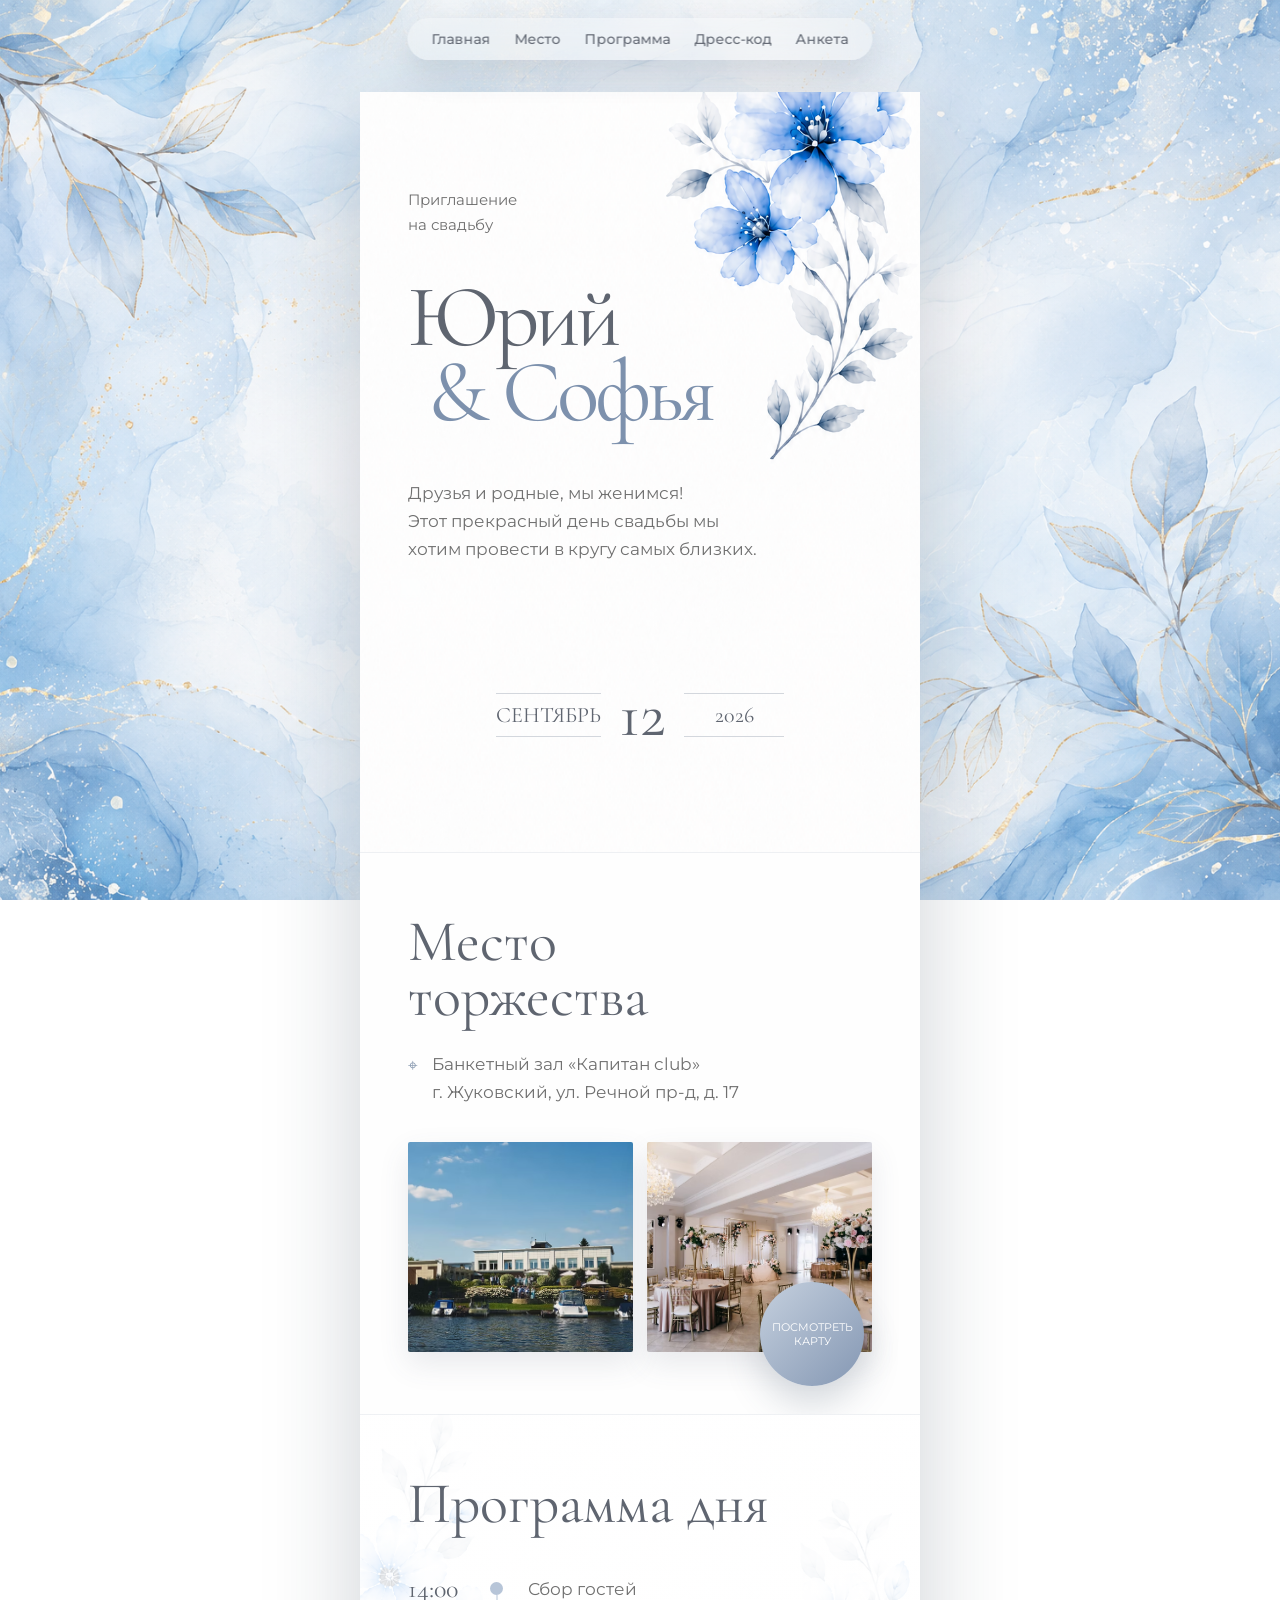
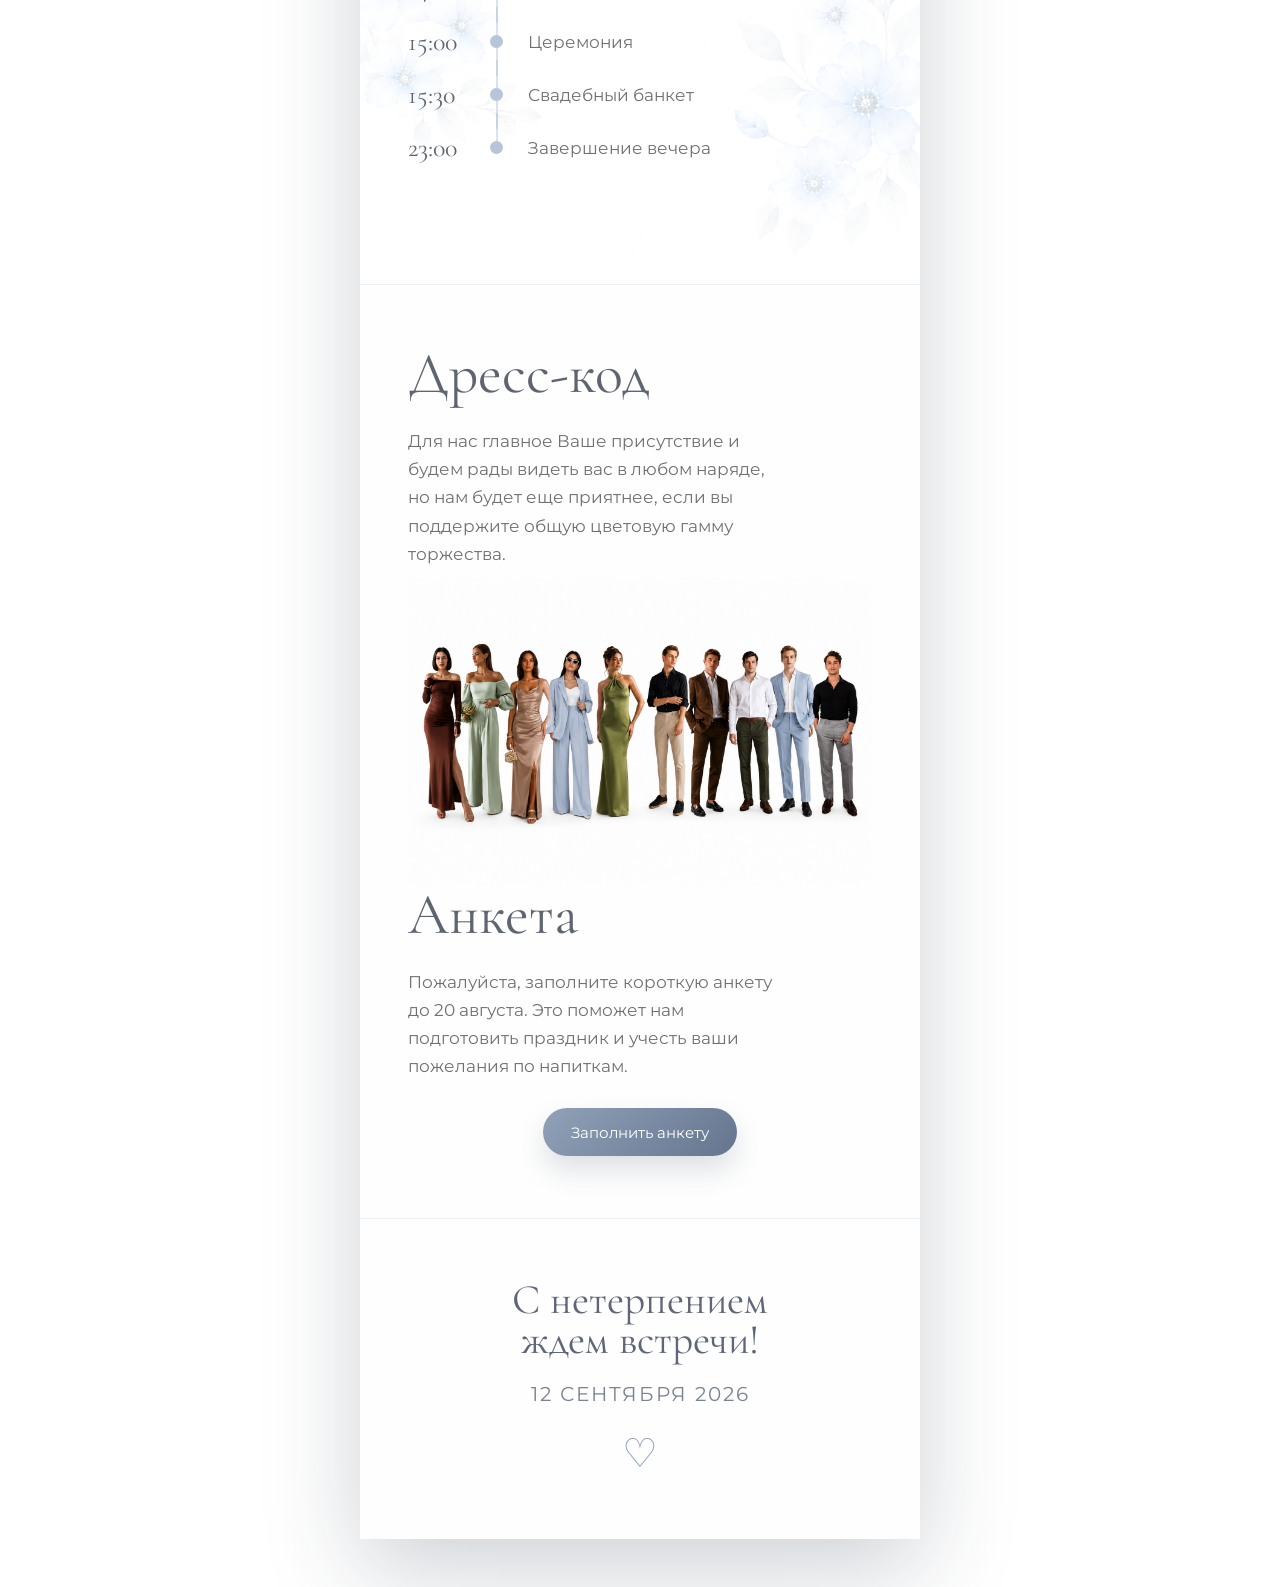
<file: index.html>
<!DOCTYPE html>
<html lang="ru">
<head>
  <meta charset="UTF-8" />
  <meta name="viewport" content="width=device-width, initial-scale=1.0" />

  <link rel="icon" type="image/png" href="./images/favikon.png">

  <title>Юрий & Софья — приглашение на свадьбу</title>
  <meta name="description" content="Свадебное приглашение Юрия и Софьи" />

  <link rel="preconnect" href="https://fonts.googleapis.com">
  <link rel="preconnect" href="https://fonts.gstatic.com" crossorigin>
  <link
    href="https://fonts.googleapis.com/css2?family=Cormorant+Garamond:wght@400;500;600&family=Montserrat:wght@300;400;500&family=Marck+Script&display=swap"
    rel="stylesheet"
  >

  <link rel="stylesheet" href="./style.css" />
</head>

<body>
  <nav class="nav" id="nav">
    <button class="burger" id="burger" type="button" aria-label="Открыть меню">
      <span></span>
      <span></span>
      <span></span>
    </button>

    <div class="nav__links" id="navLinks">
      <a href="#home">Главная</a>
      <a href="#place">Место</a>
      <a href="#program">Программа</a>
      <a href="#dress">Дресс-код</a>
      <a href="#form">Анкета</a>
    </div>
  </nav>

  <main class="site">
    <div class="scroll-card">
      <section id="home" class="section hero-section reveal">
        <p class="label">Приглашение<br>на свадьбу</p>

 <h1>
    Юрий<br>
    <span class="second-line">& Софья</span>
</h1>

        <p class="intro">
          Друзья и родные, мы женимся!<br>
          Этот прекрасный день свадьбы мы<br>
          хотим провести в кругу самых близких.
        </p>

        <div class="date">
          <span>сентябрь</span>
          <strong>12</strong>
          <span>2026</span>
        </div>

      </section>

      <section id="place" class="section place-section reveal">
        <h2>Место<br>торжества</h2>

        <p class="address">
          Банкетный зал «Капитан club»<br>
          г. Жуковский, ул. Речной пр-д, д. 17
        </p>

        <div class="photos">
          <div class="photo photo-restaurant"></div>
          <div class="photo photo-ceremony"></div>

          <a
            class="map-button"
            href="https://yandex.ru/maps/?text=Жуковский%2C%20Речной%20проезд%2C%2017%2C%20Капитан%20club"
            target="_blank"
            rel="noopener"
          >
            посмотреть<br>карту
          </a>
        </div>
      </section>

      <section id="program" class="section program-section reveal">
        <h2>Программа дня</h2>

        <div class="timeline">
          <div class="timeline-row">
            <time>14:00</time>
            <span class="dot"></span>
            <p>Сбор гостей</p>
          </div>

          <div class="timeline-row">
            <time>15:00</time>
            <span class="dot"></span>
            <p>Церемония</p>
          </div>

          <div class="timeline-row">
            <time>15:30</time>
            <span class="dot"></span>
            <p>Свадебный банкет</p> 
          </div>

          <div class="timeline-row">
            <time>23:00</time>
            <span class="dot"></span>
            <p>Завершение вечера</p>
          </div>
        </div>
      </section>

      <section id="dress" class="section dress-section reveal">
        <h2>Дресс-код</h2>

        <p>
          Для нас главное Ваше присутствие и будем рады видеть вас в
          любом наряде, но нам будет еще приятнее, если вы
          поддержите общую цветовую гамму торжества.
        </p>

        <div class="dress-palette">
          <img src="./images/dress.png" alt="Дресс-код">
        </div>

        <h2 id="form">Анкета</h2>

        <p>
          Пожалуйста, заполните короткую анкету до 20 августа.
          Это поможет нам подготовить праздник и учесть ваши пожелания по напиткам.
        </p>

        <a
          class="form-button"
          href="https://docs.google.com/forms/d/e/1FAIpQLScUXs6KmFDWkALrfoVRRbLi3NY7HqcQFMwOtiJEziBY6pPNJQ/viewform?usp=publish-editor"
          target="_blank"
          rel="noopener"
        >
          Заполнить анкету
        </a>
      </section>

      <section id="footer" class="section footer-section reveal">
        <h2>С нетерпением<br>ждем встречи!</h2>

        <div class="footer-date">
          12 сентября 2026
        </div>

        <div class="footer-heart">♡</div>
      </section>
    </div>
  </main>

  <script src="./script.js"></script>
</body>
</html>
</file>
<file: style.css>
* {
  box-sizing: border-box;
}

:root {
  --page-bg: #aebacc;
  --card-bg: #fdfdfc;
  --text: #707070;
  --title: #5f6570;
  --blue-soft: #b7c5d8;
  --blue: #5579b8;
  --blue-dark: #17245e;
  --line: #eceff3;
  --shadow: 0 30px 90px rgba(32, 48, 70, 0.22);
}

html {
  scroll-behavior: smooth;
}

body {
  margin: 0;
  min-height: 100vh;
  font-family: "Montserrat", sans-serif;
  color: var(--text);

  background:
    linear-gradient(
      rgba(255, 255, 255, 0.18),
      rgba(255, 255, 255, 0.18)
    ),
    url("./images/fon.png");

  background-size: cover;
  background-position: center;
  background-repeat: no-repeat;
  background-attachment: fixed;
}


a {
  color: inherit;
}

/* ===========================
   Navigation
=========================== */

.nav {
  position: fixed;
  top: 18px;
  left: 50%;
  z-index: 50;
  width: max-content;
  max-width: calc(100vw - 28px);
  transform: translateX(-50%);
}

.nav__links {
  display: flex;
  gap: 24px;
  padding: 12px 24px;
  border-radius: 999px;
  background: rgba(255, 255, 255, 0.28);
  box-shadow: 0 14px 32px rgba(54, 73, 96, 0.14);
  backdrop-filter: blur(14px);
}

.nav__links a {
  color: #5f6570;
  font-size: 14px;
  font-weight: 500;
  text-decoration: none;
  white-space: nowrap;
  opacity: 0.96;
}

.nav__links a:hover {
  opacity: 0.7;
}

.burger {
  display: none;
}

/* ===========================
   Layout
=========================== */

.site {
  width: min(560px, calc(100% - 36px));
  margin: 0 auto;
  padding: 92px 0 48px;
}

.scroll-card {
  overflow: hidden;
  background: var(--card-bg);
  box-shadow: var(--shadow);
}

.section {
  position: relative;
  overflow: hidden;
  min-height: 470px;
  padding: 62px 48px;
  background: rgba(255,255,255,.82);
  background-size: cover;
  background-position: center;
  background-repeat: no-repeat;
}

.section + .section {
  margin-top: 0;
  border-top: 0;
  box-shadow: inset 0 1px 0 rgba(96, 118, 145, 0.10);
}

.hero-section {
  min-height: 760px;
  padding-top: 96px;
  box-shadow: none;
  background-image: url("./images/fl.png");
    background-size: cover;
    background-position: center;
    background-repeat: no-repeat;
}

/* ===========================
   Typography
=========================== */

h1,
h2 {
  margin: 0;
  font-family: "Cormorant Garamond", serif;
  font-weight: 400;
  color: var(--title);
}

h1 {
  position: relative;
  z-index: 3;
  margin-top: 42px;
  font-size: clamp(62px, 14vw, 88px);
  line-height: 0.86;
  letter-spacing: -0.045em;
}

h1 span {
  color: #7d91ad;
}

h2 {
  position: relative;
  z-index: 3;
  font-size: clamp(44px, 9vw, 58px);
  line-height: 0.95;
}

p {
  margin: 0;
  line-height: 1.65;
}

.label {
  position: relative;
  z-index: 3;
  font-size: 15px;
}

.intro {
  position: relative;
  z-index: 3;
  margin-top: 48px;
  font-size: 17px;
}

/* ===========================
   Hero
=========================== */

.date {
  position: relative;
  z-index: 3;
  display: flex;
  align-items: center;
  justify-content: center;
  gap: 18px;
  margin-top: 120px;
  color: var(--title);
}

.date span {
  min-width: 100px;
  padding: 8px 0;
  border-top: 1px solid #d3d7dd;
  border-bottom: 1px solid #d3d7dd;
  font-family: "Cormorant Garamond", serif;
  font-size: 22px;
  text-align: center;
  text-transform: uppercase;
}

.date strong {
  font-family: "Cormorant Garamond", serif;
  font-size: 64px;
  font-weight: 400;
  line-height: 1;
}

/*.scroll-down {
  position: absolute;
  left: 50%;
  bottom: 34px;
  z-index: 4;
  font-size: 42px;
  line-height: 1;
  text-decoration: none;
  color: var(--title);
  transform: translateX(-50%);
} /*

/* ===========================
   Flowers
=========================== */

.flowers {
  position: absolute;
  z-index: 1;
  pointer-events: none;
  user-select: none;
}

.flowers-top-right {
  top: 0;
  right: -5px;
  width: 260px;
}

.flowers-small-center {
  position: relative;
  z-index: 2;
  display: block;
  width: 150px;
  margin: 34px auto 0;
}

.flowers-place {
  top: 18px;
  right: -94px;
  width: 235px;
}

.flowers-program {
  top: 18px;
  right: -94px;
  width: 220px;
}

.flowers-dress {
  right: -88px;
  bottom: -38px;
  width: 230px;
  transform: rotate(180deg);
}

.flowers-form {
  right: -66px;
  bottom: -26px;
  width: 230px;
  transform: rotate(180deg);
}

/* ===========================
   Place
=========================== */

.address {
  position: relative;
  z-index: 3;
  margin-top: 26px;
  padding-left: 24px;
  font-size: 17px;
}

.address::before {
  content: "⌖";
  position: absolute;
  left: 0;
  top: 1px;
  color: #8a9bb1;
}

.photos {
  position: relative;
  z-index: 3;
  display: grid;
  grid-template-columns: 1fr 1fr;
  gap: 14px;
  margin-top: 36px;
}

.photo {
  height: 210px;
  border-radius: 2px;
  background-size: cover;
  background-position: center;
  box-shadow: 0 12px 30px rgba(72, 86, 105, 0.12);
}

.photo-restaurant {
  background-image: url("./images/rest.avif");
}

.photo-ceremony {
  background-image: url("./images/zal.avif");
}

.map-button {
  position: absolute;
  right: 8px;
  bottom: -34px;
  display: grid;
  place-items: center;
  width: 104px;
  height: 104px;
  border-radius: 50%;
  background: linear-gradient(135deg, #c5d0de, #8497b3);
  color: #fff;
  font-size: 11px;
  line-height: 1.3;
  text-align: center;
  text-decoration: none;
  text-transform: uppercase;
  box-shadow: 0 18px 36px rgba(65, 82, 105, 0.22);
}

/* ===========================
   Program
=========================== */

.program-section { background:
        linear-gradient(rgba(255,255,255,.82), rgba(255,255,255,.82)),
        url("./images/3f.png");

    background-size: cover;
    background-position: center;
    background-repeat: no-repeat;
}
.dress-section,
.form-section {
  min-height: 430px;
}

.timeline {
  position: relative;
  z-index: 3;
  margin-top: 42px;
}

.timeline-row {
  display: grid;
  grid-template-columns: 66px 22px 1fr;
  gap: 16px;
  align-items: center;
  margin: 22px 0;
}

.timeline-row time {
  font-family: "Cormorant Garamond", serif;
  color: var(--title);
  font-size: 26px;
}

.timeline-row p {
  font-size: 17px;
}

.dot {
  position: relative;
  width: 13px;
  height: 13px;
  border-radius: 50%;
  background: var(--blue-soft);
}

.dot::before,
.dot::after {
  content: "";
  position: absolute;
  left: 50%;
  width: 1px;
  height: 28px;
  background: var(--blue-soft);
  transform: translateX(-50%);
}

.timeline-row:first-child .dot::before {
  display: none;
}

.timeline-row:last-child .dot::after {
  display: none;
}

.dot::before {
  bottom: 100%;
}

.dot::after {
  top: 100%;
}

/* ===========================
   Dress code and form
=========================== */

.dress-section p,
.form-section p {
  position: relative;
  z-index: 3;
  margin-top: 26px;
  max-width: 365px;
  font-size: 17px;
}

.palette {
  position: relative;
  z-index: 3;
  display: flex;
  gap: 28px;
  margin-top: 44px;
}

.dress-palette{
    width:100%;
    margin-top:10px;
    display:flex;
    justify-content:center;
}

.dress-palette img{
    width:100%;
    max-width:540px;
    height:auto;
    display:block;
}
.form-button {
  position: relative;
  z-index: 3;
  display: flex;
  align-items: center;
  justify-content: center;
  width: fit-content;
  margin: 28px auto 0;
  min-height: 48px;
  padding: 0 28px;
  border-radius: 999px;
  background: linear-gradient(135deg, #91a1b8, #65758e);
  color: #fff;
  text-decoration: none;
  font-size: 15px;
  box-shadow: 0 14px 28px rgba(72, 86, 105, 0.18);
}


.color {
  width: 58px;
  height: 58px;
  border-radius: 50%;
  box-shadow: 0 14px 28px rgba(72, 86, 105, 0.14);
}

.color-1 {
  background: #EAD7D8;
}

.color-2 {
  background: #EAD7D8;
}


.color-3 {
  background: #EAD7D8;
}

.color-4 {
  background: #17245e;
}

.color-5 {
  background: #17245e;
}

.guest-form {
  position: relative;
  z-index: 3;
  margin-top: 28px;
  max-width: 360px;
}

.field span {
  display: block;
  margin-bottom: 4px;
  color: #a2a2a2;
  font-size: 14px;
}

.field input {
  width: 100%;
  padding: 9px 0;
  border: 0;
  border-bottom: 1px solid #9d9d9d;
  background: transparent;
  color: var(--title);
  font: inherit;
  outline: none;
}

fieldset {
  margin: 28px 0 24px;
  padding: 0;
  border: 0;
}

legend {
  margin-bottom: 14px;
  line-height: 1.55;
}

.radio {
  display: flex;
  align-items: center;
  gap: 13px;
  margin: 12px 0;
}

.radio input {
  width: 20px;
  height: 20px;
  margin: 0;
  accent-color: var(--blue);
}

button {
  min-width: 44px;
  min-height: 44px;
  border: 0;
  border-radius: 999px;
  background: linear-gradient(135deg, #91a1b8, #65758e);
  color: #fff;
  font: inherit;
  cursor: pointer;
  box-shadow: 0 14px 28px rgba(72, 86, 105, 0.18);
}

/* ===========================
   Footer and animation
=========================== */
.footer-section{
    min-height:320px;
    display:flex;
    flex-direction:column;
    justify-content:center;
    align-items:center;
    text-align:center;
}

.footer-heart{
    font-size:40px;
    color:#8fa4c4;
    margin-top:22px;
}

.footer-section h2{
    margin:0;
    font-family:"Cormorant Garamond",serif;
    font-size:42px;
    font-weight:400;
    color:#5f6677;
}

.footer-date{
    margin-top:22px;
    font-size:20px;
    letter-spacing:2px;
    text-transform:uppercase;
    color:#7a8294;
}



.line-heart {
  display:flex;
    align-items:center;
    gap:18px;
    margin-bottom:28px;
}

.line-heart span{
    width:90px;
    height:1px;
    background:#c7cfdb;
}

.line-heart b{
    font-size:30px;
    color:#8aa1c2;
    font-weight:400;
}


.reveal {
  opacity: 0;
  transform: translateY(24px);
  transition: opacity .75s ease, transform .75s ease;
}

.reveal.visible {
  opacity: 1;
  transform: translateY(0);
}

/* ===========================
   Mobile
=========================== */

@media (max-width: 680px) {
  body {
    background: var(--card-bg);
  }

  .nav {
    top: 12px;
    right: 12px;
    left: auto;
    width: auto;
    transform: none;
  }

  .burger {
    display: grid;
    gap: 4px;
    width: 44px;
    height: 44px;
    padding: 10px;
    border: 0;
    border-radius: 50%;
    background: rgba(255,255,255,.82);
    box-shadow: 0 8px 18px rgba(54,73,96,.12);
    backdrop-filter: blur(10px);
    cursor: pointer;
  }

  .burger span {
    display: block;
    width: 18px;
    height: 2px;
    margin: 0 auto;
    background: #617083;
    border-radius: 2px;
  }

  .nav__links {
    position: absolute;
    top: 54px;
    right: 0;
    display: none;
    min-width: 190px;
    padding: 14px;
    border-radius: 18px;
    background: rgba(255,255,255,.94);
    box-shadow: 0 18px 48px rgba(54, 73, 96, 0.20);
    backdrop-filter: blur(16px);
  }

  .nav.open .nav__links {
    display: grid;
    gap: 4px;
  }

  .nav__links a {
    padding: 10px 12px;
    color: #617083;
    font-size: 14px;
  }

  .site {
    width: 100%;
    padding: 0;
  }

  .scroll-card {
    width: 100%;
    box-shadow: none;
  }

  .section {
    min-height: auto;
    padding: 50px 28px;
  }

  .hero-section {
    min-height: 690px;
    padding-top: 78px;
  }

  h1 {
    margin-top: 46px;
    font-size: 63px;
  }

  h2 {
    font-size: 42px;
  }

  .date {
    gap: 9px;
  }

  .date span {
    min-width: 75px;
    font-size: 24px;
  }

  .date strong {
    font-size: 64px;
  }

  .photos {
    grid-template-columns: 1fr 1fr;
    gap: 10px;
  }

  .photo {
    height: 156px;
  }

  .map-button {
    width: 88px;
    height: 88px;
    font-size: 10px;
  }

  .timeline-row {
    grid-template-columns: 56px 18px 1fr;
    gap: 12px;
  }

  .timeline-row time {
    font-size: 23px;
  }

  .dress-palette img {
    max-width: 100%;
  }

  .footer-section{
    min-height:240px;
    padding:48px 24px;
  }

  .footer-heart{
    font-size:30px;
  }

  .footer-section h2{
    font-size:38px;
  }

  .footer-date{
    font-size:16px;
    letter-spacing:1px;
  }
}

.second-line{
    display:inline-block;
    margin-left:20px;
}
</file>
